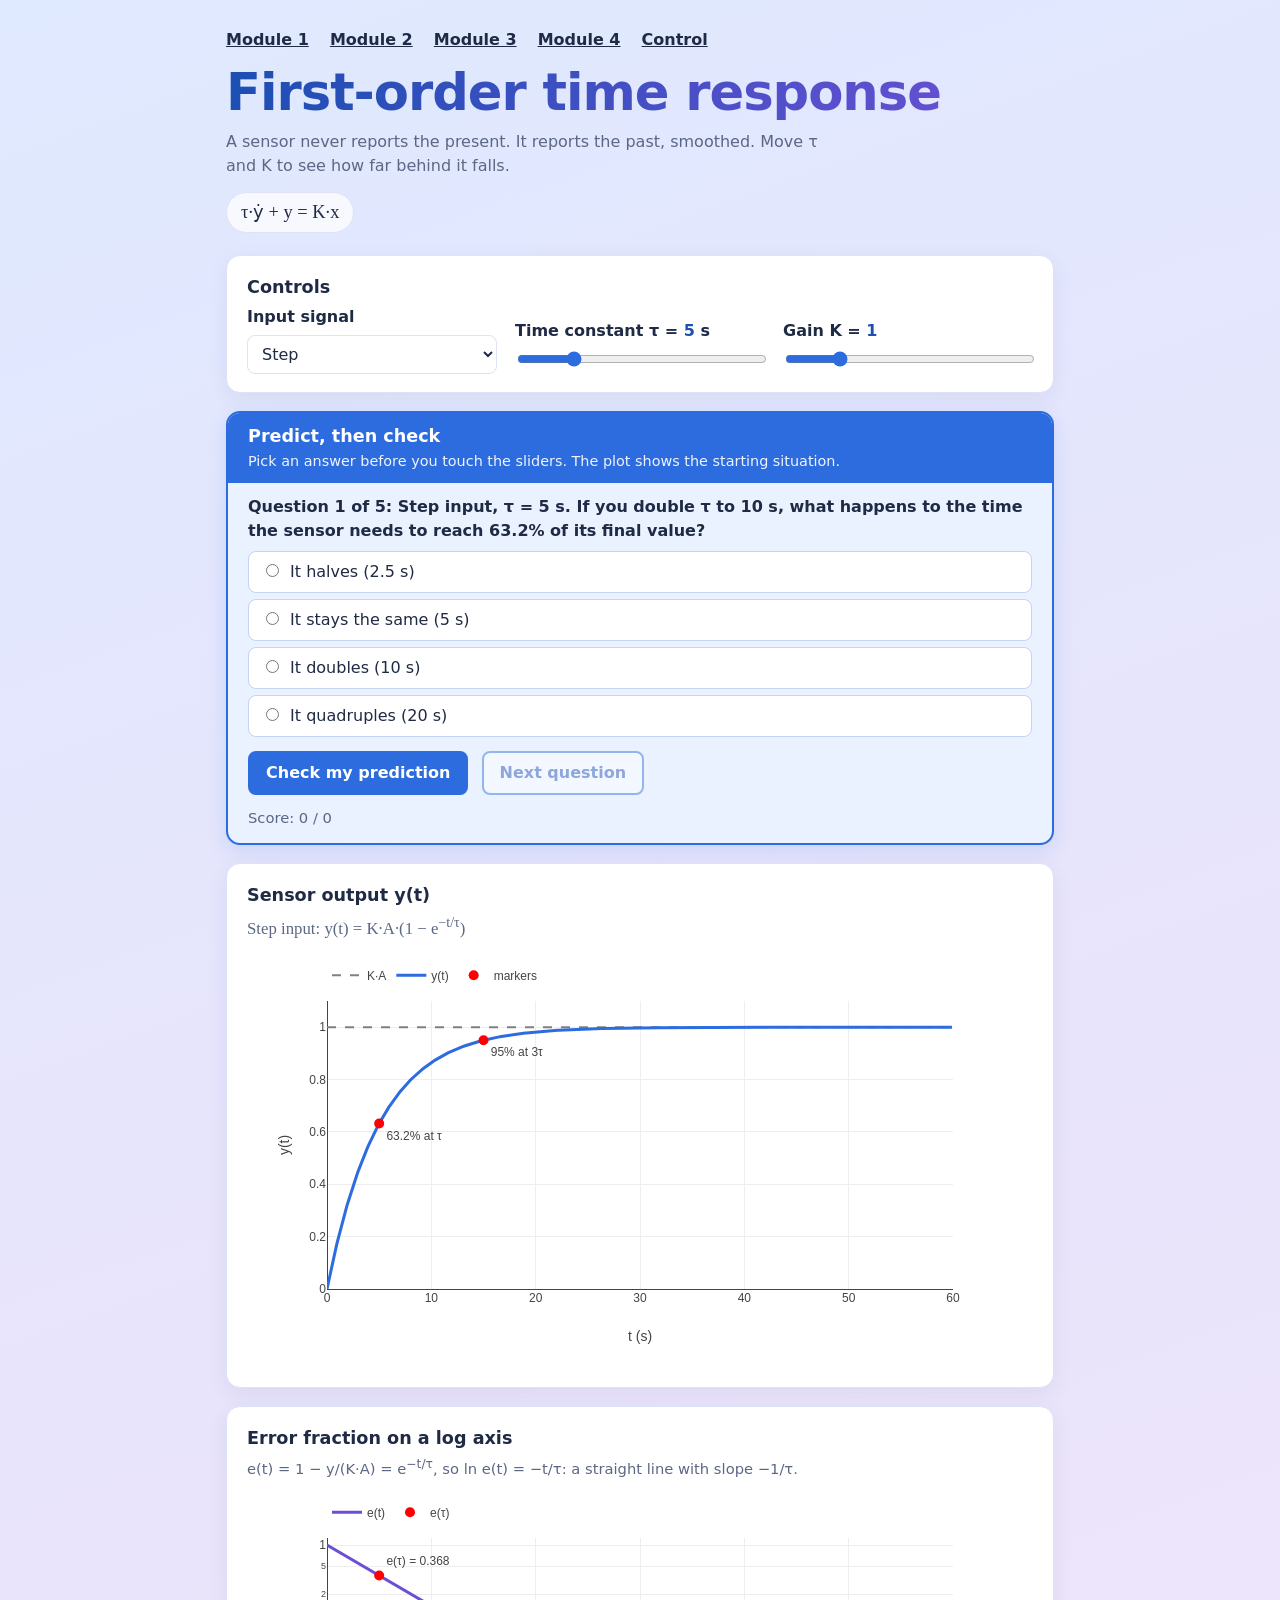
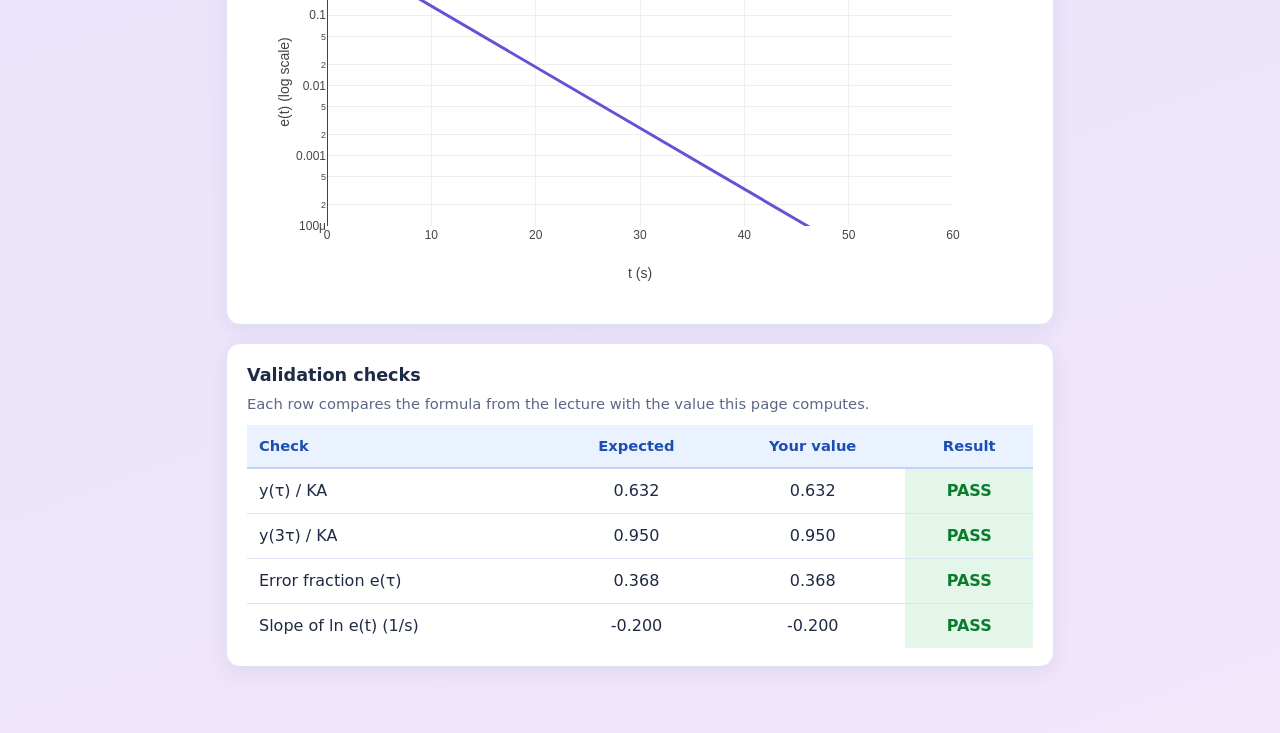
<file: index.html>
<!DOCTYPE html>
<html lang="en">
<head>
  <meta charset="UTF-8">
  <meta name="viewport" content="width=device-width, initial-scale=1">
  <title>Module 1 - First-order time response</title>
  <script src="https://cdn.plot.ly/plotly-2.35.2.min.js"></script>
  <style>
    :root {
      --ink: #1f2a44;
      --muted: #5b6785;
      --blue: #2d6cdf;
      --blue-deep: #1d4fb3;
      --violet: #6d4fd6;
      --card: #ffffff;
      --line: #dde3f4;
      --tint: #eaf1ff;
      --good: #0a7d2c;
      --good-bg: #e4f5ea;
      --bad: #b3261e;
      --bad-bg: #fbe7e5;
    }
    * { box-sizing: border-box; }
    html { background: #e9e4fb; }
    body {
      margin: 0;
      font-family: "Segoe UI", system-ui, -apple-system, Roboto, Arial, sans-serif;
      color: var(--ink);
      line-height: 1.5;
      background: linear-gradient(160deg, #dfe9ff 0%, #e9e4fb 55%, #f1e6fa 100%);
      min-height: 100vh;
    }
    .nav { margin-bottom: 14px; }
    .nav a { color: inherit; font-weight: 600; margin-right: 16px; }
    .page { max-width: 860px; margin: 0 auto; padding: 28px 16px 48px; }

    /* ---------- title ---------- */
    .hero { margin: 8px 0 22px; }
    .hero h1 {
      margin: 0 0 10px;
      font-size: clamp(2rem, 6.5vw, 3.2rem);
      line-height: 1.05;
      letter-spacing: -0.02em;
      font-weight: 800;
      background: linear-gradient(90deg, var(--blue-deep), var(--violet));
      -webkit-background-clip: text;
      background-clip: text;
      color: transparent;
    }
    .hero p { margin: 0; color: var(--muted); max-width: 60ch; }
    .model {
      display: inline-block;
      margin-top: 14px;
      padding: 6px 14px;
      border-radius: 999px;
      background: rgba(255, 255, 255, 0.75);
      border: 1px solid var(--line);
      font-family: "Cambria Math", "STIX Two Math", Georgia, serif;
      font-size: 1.15rem;
    }

    /* ---------- cards ---------- */
    .card {
      background: var(--card);
      border: 1px solid var(--line);
      border-radius: 14px;
      padding: 18px 20px;
      margin: 0 0 18px;
      box-shadow: 0 6px 20px rgba(60, 70, 140, 0.08);
    }
    .card h2 { margin: 0 0 4px; font-size: 1.1rem; }
    .card .hint { margin: 0 0 10px; color: var(--muted); font-size: 0.92rem; }
    #eq { margin: 0 0 8px; color: var(--muted); font-family: "Cambria Math", "STIX Two Math", Georgia, serif; font-size: 1.05rem; }

    /* ---------- controls ---------- */
    .controls { display: grid; grid-template-columns: 1fr 1fr 1fr; gap: 18px; align-items: end; }
    .control label { display: block; font-weight: 600; margin-bottom: 6px; }
    .control label span { color: var(--blue-deep); font-variant-numeric: tabular-nums; }
    input[type=range] { width: 100%; accent-color: var(--blue); }
    select {
      width: 100%; font: inherit; padding: 8px 10px;
      border: 1px solid var(--line); border-radius: 8px; background: #fff; color: var(--ink);
    }
    :focus-visible { outline: 3px solid #9db8f2; outline-offset: 2px; }

    /* ---------- predict, then check ---------- */
    #predictBox {
      background: var(--tint);
      border: 2px solid var(--blue);
      border-radius: 14px;
      padding: 0 0 14px;
      margin: 0 0 18px;
      overflow: hidden;
      box-shadow: 0 6px 20px rgba(45, 108, 223, 0.15);
    }
    #predictBox .bar {
      background: var(--blue);
      color: #fff;
      padding: 10px 20px;
      margin-bottom: 12px;
    }
    #predictBox .bar h2 { margin: 0; font-size: 1.1rem; }
    #predictBox .bar p { margin: 2px 0 0; font-size: 0.9rem; opacity: 0.92; }
    #predictBox .body { padding: 0 20px; }
    #pQuestion { margin: 0 0 8px; font-weight: 600; }
    label.opt {
      display: block; margin: 6px 0; padding: 8px 12px;
      background: #fff; border: 1px solid #c4d4f6; border-radius: 8px; cursor: pointer;
    }
    label.opt:hover { border-color: var(--blue); }
    label.opt:has(input:checked) { border-color: var(--blue); background: #dbe7ff; }
    label.opt input { margin-right: 6px; accent-color: var(--blue); }
    button {
      font: inherit; font-weight: 600; padding: 8px 16px; margin: 8px 8px 4px 0;
      border-radius: 8px; border: 2px solid var(--blue); cursor: pointer;
    }
    #pCheck { background: var(--blue); color: #fff; }
    #pCheck:hover:not(:disabled) { background: var(--blue-deep); border-color: var(--blue-deep); }
    #pNext { background: #fff; color: var(--blue-deep); }
    button:disabled { opacity: 0.45; cursor: not-allowed; }
    #pFeedback { font-weight: 600; margin: 8px 0 4px; }
    #pScore { margin: 0; color: var(--muted); font-size: 0.92rem; }

    /* ---------- plots (fixed height so Plotly never collapses or overlaps) ---------- */
    #plot, #plotLog { width: 100%; height: 420px; }
    #logSection h2 + p { margin: 0 0 6px; color: var(--muted); font-size: 0.92rem; }

    /* ---------- validation table ---------- */
    .table-wrap { overflow-x: auto; }
    table { border-collapse: separate; border-spacing: 0; width: 100%; font-variant-numeric: tabular-nums; }
    th {
      background: var(--tint); color: var(--blue-deep); text-align: center; font-size: 0.92rem;
      padding: 10px 12px; border-bottom: 2px solid #c4d4f6; white-space: nowrap;
    }
    th:first-child, td:first-child { text-align: left; }
    td { text-align: center; padding: 10px 12px; border-bottom: 1px solid var(--line); }
    tbody tr:last-child td { border-bottom: none; }
    td.pass { color: var(--good); background: var(--good-bg); font-weight: 700; }
    td.fail { color: var(--bad); background: var(--bad-bg); font-weight: 700; }

    /* ---------- phone ---------- */
    @media (max-width: 640px) {
      .page { padding: 18px 12px 36px; }
      .card { padding: 14px 14px; }
      .controls { grid-template-columns: 1fr; gap: 14px; }
      #plot, #plotLog { height: 340px; }
      #predictBox .bar, #predictBox .body { padding-left: 14px; padding-right: 14px; }
      th, td { padding: 8px 8px; }
    }
  </style>
<script src="sensor-response.js"></script>
</head>
<body>
  <div class="page">

    <nav class="nav" aria-label="Toolkit modules">
      <a href="index.html" aria-current="page">Module 1</a>
      <a href="module2.html">Module 2</a>
      <a href="module3.html">Module 3</a>
      <a href="module4.html">Module 4</a>
      <a href="control.html">Control</a>
    </nav>

    <header class="hero">
      <h1>First-order time response</h1>
      <p>A sensor never reports the present. It reports the past, smoothed. Move τ and K to see how far behind it falls.</p>
      <div class="model">τ·ẏ + y = K·x</div>
    </header>

    <section class="card">
      <h2>Controls</h2>
      <div class="controls">
        <div class="control">
          <label for="inputType">Input signal</label>
          <select id="inputType">
            <option value="step">Step</option>
            <option value="ramp">Ramp</option>
          </select>
        </div>
        <div class="control">
          <label for="tau">Time constant τ = <span id="tauVal">10</span> s</label>
          <input type="range" id="tau" min="1" max="20" step="0.5" value="10">
        </div>
        <div class="control">
          <label for="gain">Gain K = <span id="gainVal">1</span></label>
          <input type="range" id="gain" min="0.5" max="3" step="0.1" value="1">
        </div>
      </div>
    </section>

    <section id="predictBox">
      <div class="bar">
        <h2>Predict, then check</h2>
        <p>Pick an answer before you touch the sliders. The plot shows the starting situation.</p>
      </div>
      <div class="body">
        <p id="pQuestion"></p>
        <div id="pOptions"></div>
        <button id="pCheck">Check my prediction</button>
        <button id="pNext">Next question</button>
        <p id="pFeedback"></p>
        <p id="pScore">Score: 0 / 0</p>
      </div>
    </section>

    <section class="card">
      <h2>Sensor output y(t)</h2>
      <p id="eq"></p>
      <div id="plot"></div>
    </section>

    <section class="card" id="logSection">
      <h2>Error fraction on a log axis</h2>
      <p>e(t) = 1 − y/(K·A) = e<sup>−t/τ</sup>, so ln e(t) = −t/τ: a straight line with slope −1/τ.</p>
      <div id="plotLog"></div>
    </section>

    <section class="card">
      <h2>Validation checks</h2>
      <p class="hint">Each row compares the formula from the lecture with the value this page computes.</p>
      <div class="table-wrap">
        <table>
          <thead>
            <tr><th>Check</th><th>Expected</th><th>Your value</th><th>Result</th></tr>
          </thead>
          <tbody id="checkBody"></tbody>
        </table>
      </div>
    </section>

  </div>

  <script>
    let K = 1;
    const A_STEP = 1;     // step size
    const A_RAMP = 0.1;   // ramp slope (units per second)
    const TMAX = 60;

    // Closed-form responses
    function stepResp(t, tau, A) {
      return firstOrderStep(t, tau, K, A);
    }
    function rampResp(t, tau, A) {
      return K * A * (t - tau + tau * Math.exp(-t / tau));
    }

    function draw() {
      const mode = document.getElementById('inputType').value;
      const tau = parseFloat(document.getElementById('tau').value);
      document.getElementById('tauVal').textContent = tau;

      K = parseFloat(document.getElementById('gain').value);
      document.getElementById('gainVal').textContent = K;

      if (mode === 'step') {
        document.getElementById('eq').innerHTML =
          'Step input: y(t) = K·A·(1 − e<sup>−t/τ</sup>)';
        drawStep(tau);
        document.getElementById('logSection').style.display = 'block';
        drawLog(tau);
      } else {
        document.getElementById('eq').innerHTML =
          'Ramp input x(t) = A·t: y(t) = K·A·(t − τ + τ·e<sup>−t/τ</sup>)';
        drawRamp(tau);
        document.getElementById('logSection').style.display = 'none';
      }
      updateChecks(mode, tau);
    }

    function drawStep(tau) {
      const A = A_STEP;
      const t = [];
      const out = [];
      for (let x = 0; x <= TMAX; x += 0.1) {
        t.push(x);
        out.push(stepResp(x, tau, A));
      }

      const curve = { x: t, y: out, mode: 'lines', name: 'y(t)', line: { width: 3, color: '#2d6cdf' } };

      const markers = {
        x: [tau, 3 * tau],
        y: [stepResp(tau, tau, A), stepResp(3 * tau, tau, A)],
        mode: 'markers+text',
        name: 'markers',
        text: ['63.2% at τ', '95% at 3τ'],
        textposition: 'bottom right',
        marker: { size: 10, color: 'red' }
      };

      const final = {
        x: [0, TMAX], y: [K * A, K * A],
        mode: 'lines', name: 'K·A',
        line: { dash: 'dash', color: 'gray' }
      };

      const layout = {
        xaxis: { title: 't (s)', range: [0, TMAX] },
        yaxis: { title: 'y(t)', range: [0, 1.1 * K * A] },
        margin: { t: 40 },
        legend: { orientation: 'h', y: 1.14 }
      };

      Plotly.react('plot', [final, curve, markers], layout, { responsive: true, displayModeBar: false });
    }

    function drawRamp(tau) {
      const A = A_RAMP;
      const t = [];
      const out = [];
      for (let x = 0; x <= TMAX; x += 0.1) {
        t.push(x);
        out.push(rampResp(x, tau, A));
      }

      const curve = { x: t, y: out, mode: 'lines', name: 'y(t) (sensor)', line: { width: 3, color: '#2d6cdf' } };

      // Ideal output: the sensor with no delay would follow K*A*t
      const ideal = {
        x: [0, TMAX], y: [0, K * A * TMAX],
        mode: 'lines', name: 'ideal K·x(t)',
        line: { dash: 'dash', color: 'gray' }
      };

      // Measure the lag and the error at the end of the plot (t = TMAX)
      const t0 = TMAX;
      const yv = rampResp(t0, tau, A);            // sensor reading at t0
      const yi = K * A * t0;                      // ideal reading at t0
      const tIdeal = yv / (K * A);                // when the ideal line had this value
      const lagVal = t0 - tIdeal;                 // horizontal gap (seconds)
      const errVal = yi - yv;                     // vertical gap (output units)

      const lagLine = {
        x: [tIdeal, (tIdeal + t0) / 2, t0], y: [yv, yv, yv],
        mode: 'lines', name: 'lag = ' + lagVal.toFixed(1) + ' s',
        line: { color: 'green', width: 3 }
      };

      const errLine = {
        x: [t0, t0, t0], y: [yv, (yv + yi) / 2, yi],
        mode: 'lines', name: 'steady-state error = ' + errVal.toFixed(2),
        line: { color: 'red', width: 3 }
      };

      const layout = {
        xaxis: { title: 't (s)', range: [0, TMAX] },
        yaxis: { title: 'y(t)', range: [0, 1.1 * K * A * TMAX] },
        margin: { t: 40 },
        legend: { orientation: 'h', y: 1.14 }
      };

      Plotly.react('plot', [ideal, curve, lagLine, errLine], layout, { responsive: true, displayModeBar: false });
    }

    function drawLog(tau) {
      const A = A_STEP;
      const t = [];
      const e = [];
      for (let x = 0; x <= TMAX; x += 0.1) {
        const ef = 1 - stepResp(x, tau, A) / (K * A);   // error fraction
        if (ef > 1e-6) { t.push(x); e.push(ef); }       // skip values too tiny for a log axis
      }

      const line = { x: t, y: e, mode: 'lines', name: 'e(t)', line: { width: 3, color: '#6d4fd6' } };

      const mark = {
        x: [tau], y: [1 - stepResp(tau, tau, A) / (K * A)],
        mode: 'markers+text', name: 'e(τ)',
        text: ['e(τ) = 0.368'], textposition: 'top right',
        marker: { size: 10, color: 'red' }
      };

      const layout = {
        xaxis: { title: 't (s)', range: [0, TMAX] },
        yaxis: { title: 'e(t) (log scale)', type: 'log', range: [-4, 0.1] },
        margin: { t: 40 },
        legend: { orientation: 'h', y: 1.14 }
      };

      Plotly.react('plotLog', [line, mark], layout, { responsive: true, displayModeBar: false });
    }

    function updateChecks(mode, tau) {
      let tests;
      if (mode === 'step') {
        const A = A_STEP;
        tests = [
          { name: 'y(τ) / KA', expected: 0.632, value: stepResp(tau, tau, A) / (K * A), tol: 0.001 },
          { name: 'y(3τ) / KA', expected: 0.950, value: stepResp(3 * tau, tau, A) / (K * A), tol: 0.001 },
          { name: 'Error fraction e(τ)', expected: 0.368, value: 1 - stepResp(tau, tau, A) / (K * A), tol: 0.001 },
          { name: 'Slope of ln e(t) (1/s)', expected: -1 / tau,
            value: (Math.log(1 - stepResp(3 * tau, tau, A) / (K * A)) -
                    Math.log(1 - stepResp(tau, tau, A) / (K * A))) / (2 * tau),
            tol: 0.001 }
        ];
      } else {
        // "Steady state" = after the transient has died. We evaluate at t = 10τ.
        const A = A_RAMP;
        const tc = 10 * tau;
        const yv = rampResp(tc, tau, A);
        tests = [
          { name: 'Ramp lag time (s)', expected: tau, value: tc - yv / (K * A), tol: 0.01 },
          { name: 'Steady-state error (K·A·τ)', expected: K * A * tau, value: K * A * tc - yv, tol: 0.01 }
        ];
      }
      let html = '';
      for (const c of tests) {
        const ok = Math.abs(c.value - c.expected) < c.tol;
        html += '<tr><td>' + c.name + '</td><td>' + c.expected.toFixed(3) +
                '</td><td>' + c.value.toFixed(3) + '</td><td class="' +
                (ok ? 'pass">PASS' : 'fail">FAIL') + '</td></tr>';
      }
      document.getElementById('checkBody').innerHTML = html;
    }

    document.getElementById('inputType').addEventListener('change', draw);
    document.getElementById('tau').addEventListener('input', draw);
    document.getElementById('gain').addEventListener('input', draw);

    // ---------- Predict, then check ----------
    // Each question: starting settings (before), settings applied on reveal (after),
    // the options, the index of the correct option, and an explanation.
    const QUESTIONS = [
      {
        mode: 'step', before: { tau: 5, K: 1 }, after: { tau: 10, K: 1 },
        q: 'Step input, τ = 5 s. If you double τ to 10 s, what happens to the time the sensor needs to reach 63.2% of its final value?',
        options: ['It halves (2.5 s)', 'It stays the same (5 s)', 'It doubles (10 s)', 'It quadruples (20 s)'],
        correct: 2,
        why: 'The 63.2% point is exactly at t = τ, so the time equals τ: 5 s becomes 10 s.'
      },
      {
        mode: 'step', before: { tau: 10, K: 1 }, after: { tau: 10, K: 2 },
        q: 'Step input, τ = 10 s, K = 1. If you double K to 2, what happens to the curve?',
        options: [
          'It rises twice as fast',
          'The final value doubles, but the speed (τ) stays the same',
          'Both the final value and the speed double',
          'Nothing changes'
        ],
        correct: 1,
        why: 'K sets the final value K·A. τ sets the speed. The 63.2% point is still at t = 10 s, but now it is 63.2% of a bigger final value.'
      },
      {
        mode: 'step', before: { tau: 10, K: 1 }, after: { tau: 10, K: 1 },
        q: 'Step input, τ = 10 s. You read the sensor at t = 30 s. How much of the final value has it reached?',
        options: ['63.2%', '86.5%', '95%', '100%'],
        correct: 2,
        why: '30 s = 3τ, and 1 − e^(−3) = 0.95. Read it earlier than that and the reading is still wrong.'
      },
      {
        mode: 'ramp', before: { tau: 5, K: 1 }, after: { tau: 10, K: 1 },
        q: 'Ramp input, τ = 5 s. If you double τ to 10 s, what happens to the lag (the time delay behind the input)?',
        options: ['It halves', 'It stays the same', 'It doubles', 'It quadruples'],
        correct: 2,
        why: 'For a ramp, the sensor lags the input by exactly τ seconds, so doubling τ doubles the lag.'
      },
      {
        mode: 'ramp', before: { tau: 10, K: 1 }, after: { tau: 10, K: 2 },
        q: 'Ramp input, τ = 10 s. If you double K, what happens to the lag and to the steady-state error?',
        options: [
          'Lag doubles, error doubles',
          'Lag stays τ, error doubles',
          'Lag stays τ, error stays the same',
          'Lag doubles, error stays the same'
        ],
        correct: 1,
        why: 'The lag is τ and does not depend on K. The error is K·A·τ, so it doubles with K.'
      }
    ];

    let qIndex = 0;
    let answered = false;
    let asked = 0;
    let score = 0;

    // Put the page into a given state (mode + sliders) and redraw
    function setControls(settings, mode) {
      document.getElementById('inputType').value = mode;
      document.getElementById('tau').value = settings.tau;
      document.getElementById('gain').value = settings.K;
      draw();
    }

    function showQuestion() {
      const Q = QUESTIONS[qIndex];
      answered = false;
      setControls(Q.before, Q.mode);

      document.getElementById('pQuestion').textContent =
        'Question ' + (qIndex + 1) + ' of ' + QUESTIONS.length + ': ' + Q.q;

      const box = document.getElementById('pOptions');
      box.innerHTML = '';
      Q.options.forEach(function (text, i) {
        const label = document.createElement('label');
        label.className = 'opt';
        const radio = document.createElement('input');
        radio.type = 'radio';
        radio.name = 'pOpt';
        radio.value = i;
        label.appendChild(radio);
        label.appendChild(document.createTextNode(' ' + text));
        box.appendChild(label);
      });

      document.getElementById('pFeedback').textContent = '';
      document.getElementById('pCheck').disabled = false;
      document.getElementById('pNext').disabled = true;
    }

    function checkPrediction() {
      if (answered) return;
      const Q = QUESTIONS[qIndex];
      const chosen = document.querySelector('input[name="pOpt"]:checked');
      const fb = document.getElementById('pFeedback');
      if (!chosen) {
        fb.textContent = 'Pick an answer first.';
        return;
      }
      answered = true;
      asked++;
      const ok = parseInt(chosen.value, 10) === Q.correct;
      if (ok) score++;

      setControls(Q.after, Q.mode);   // move the sliders so the user sees the result

      fb.textContent = (ok ? 'Correct. ' : 'Not quite. The answer is: ' + Q.options[Q.correct] + '. ') + Q.why;
      document.getElementById('pScore').textContent = 'Score: ' + score + ' / ' + asked;
      document.getElementById('pCheck').disabled = true;
      document.getElementById('pNext').disabled = false;
    }

    function nextQuestion() {
      qIndex = (qIndex + 1) % QUESTIONS.length;
      showQuestion();
    }

    document.getElementById('pCheck').addEventListener('click', checkPrediction);
    document.getElementById('pNext').addEventListener('click', nextQuestion);

    showQuestion();   // also draws the plot for the first time
  </script>
</body>
</html>
</file>
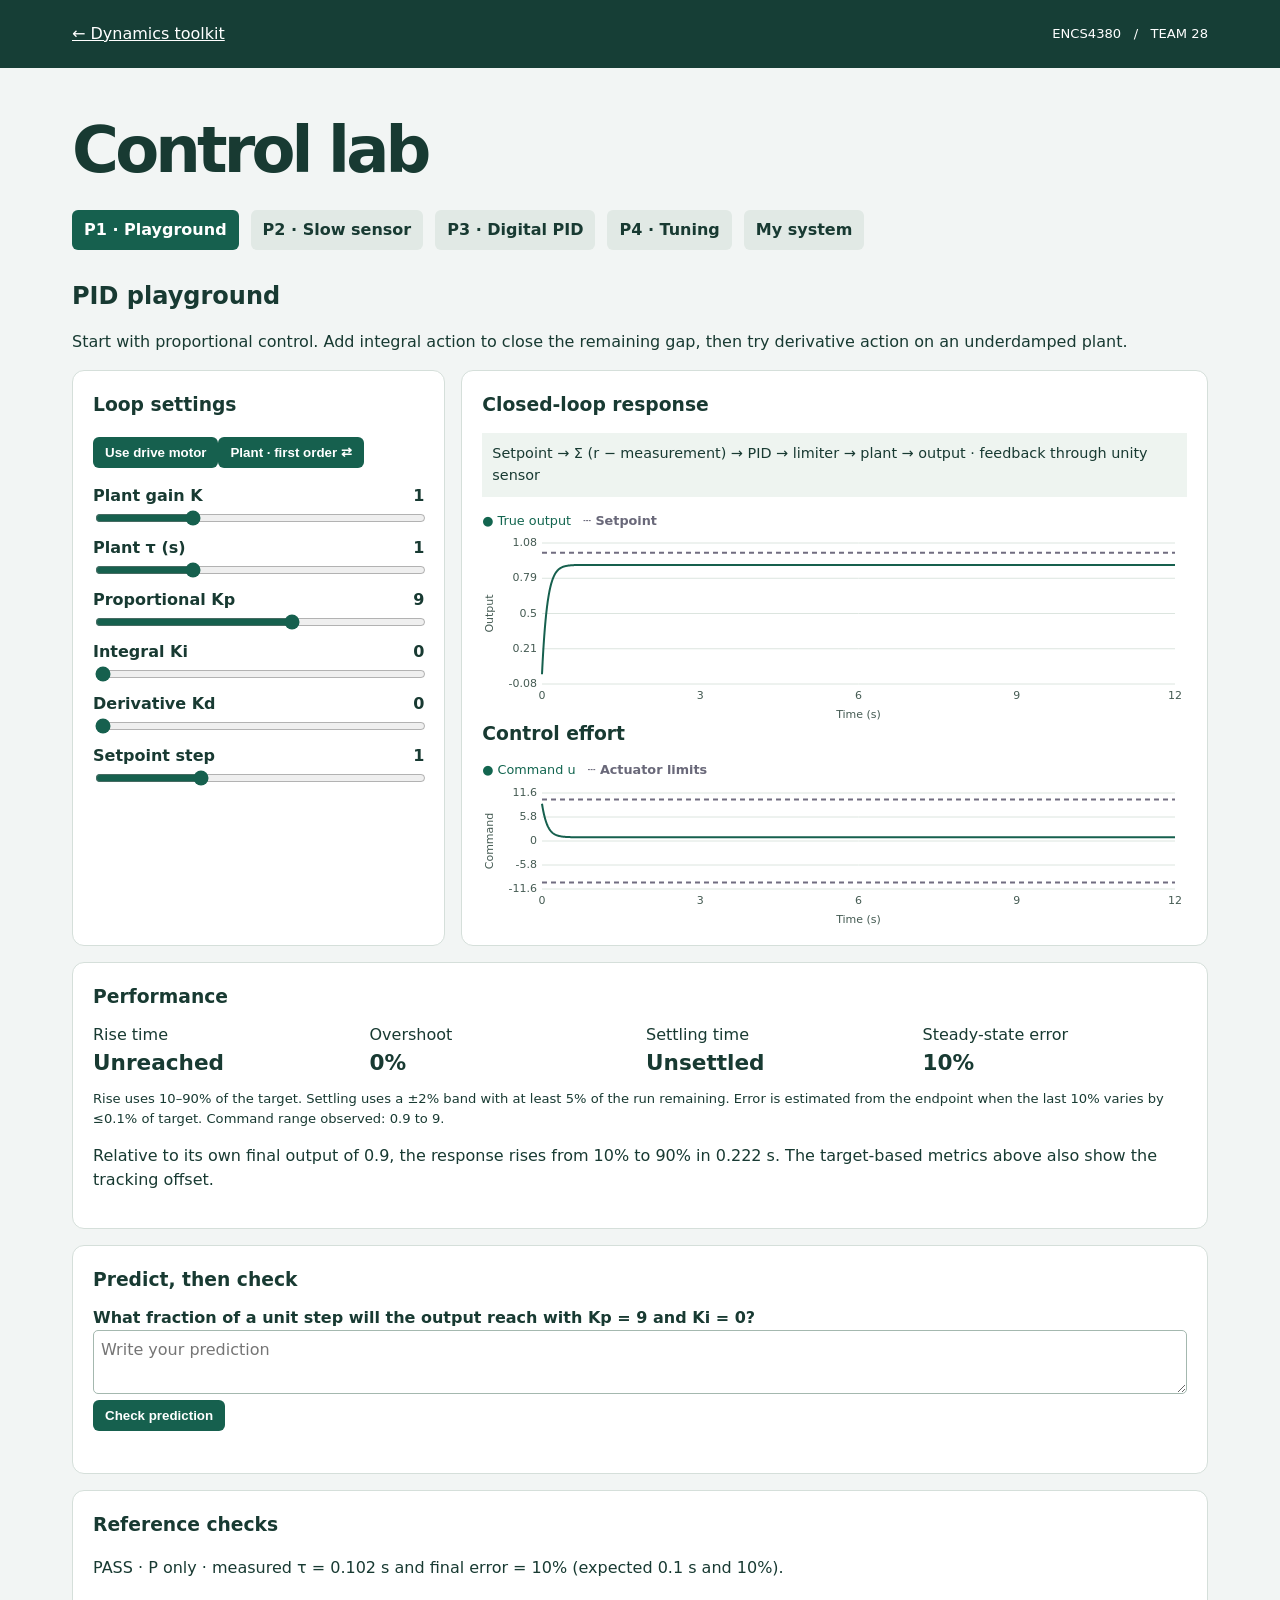
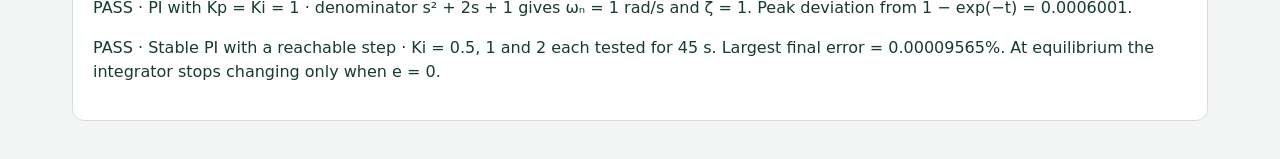
<file: control.html>
<!doctype html>
<html lang="en">
  <meta charset="utf-8" /><meta
    name="viewport"
    content="width=device-width,initial-scale=1"
  /><title>Control lab · Team 28</title>
  <link rel="stylesheet" href="control.css" />
  <header>
    <div>
      <a href="index.html">← Dynamics toolkit</a
      ><span>ENCS4380 &nbsp; / &nbsp; TEAM 28</span>
    </div>
  </header>
  <main>
    <h1>Control lab</h1>
    <nav aria-label="Experiments">
      <a href="#p1">P1 · Playground</a><a href="#p2">P2 · Slow sensor</a
      ><a href="#p3">P3 · Digital PID</a><a href="#p4">P4 · Tuning</a
      ><a href="#motor">My system</a>
    </nav>
    <h2 id="title"></h2>
    <p id="intro"></p>
    <section id="calibration" hidden>
      <h3>Identify the drive motor</h3>
      <p>
        Start at rest. Apply a constant PWM step, average the final encoder
        speed, then find the elapsed time to reach 63.2% of that speed. K =
        final RPM / PWM step and τ = elapsed time.
      </p>
      <form id="fit">
        <label
          >PWM step (%)
          <input name="pwm" type="number" min="1" max="100" required /></label
        ><label
          >Final speed (RPM)
          <input
            name="rpm"
            type="number"
            min="1"
            max="10000"
            step="any"
            required /></label
        ><label
          >63.2% time (s)
          <input
            name="tau"
            type="number"
            min=".02"
            max="10"
            step="any"
            required /></label
        ><label
          >Measurement source
          <input
            name="source"
            required
            placeholder="Encoder log and test date" /></label
        ><button>Apply measurement</button>
      </form>
      <p id="source"></p>
    </section>
    <div class="grid">
      <section>
        <h3>Loop settings</h3>
        <div id="controls"></div>
      </section>
      <section>
        <h3>Closed-loop response</h3>
        <p id="diagram"></p>
        <div class="legend">
          ● True output &nbsp; <b>┄ Setpoint</b>
          <em id="sensorLegend">● Sensor</em>
        </div>
        <canvas
          id="response"
          aria-label="Output and setpoint against time"
        ></canvas>
        <h3>Control effort</h3>
        <div class="legend">● Command u &nbsp; <b>┄ Actuator limits</b></div>
        <canvas
          id="effort"
          aria-label="Control signal and actuator limits against time"
        ></canvas>
      </section>
    </div>
    <section>
      <h3>Performance</h3>
      <div id="metrics"></div>
      <small id="definition"></small>
      <p id="score"></p>
    </section>
    <section>
      <h3>Predict, then check</h3>
      <label id="question" for="prediction"></label
      ><textarea
        id="prediction"
        rows="2"
        placeholder="Write your prediction"
      ></textarea
      ><button id="check">Check prediction</button>
      <p id="feedback" aria-live="polite"></p>
    </section>
    <section id="validation" hidden>
      <h3>Reference checks</h3>
      <div id="checks"></div>
    </section>
    <section id="firmware" hidden>
      <h3>Arduino speed loop</h3>
      <p>
        Example Uno wiring uses encoder A on D2, encoder B on D4, direction on
        D7 and PWM on D9. The encoder scale is configured to 700 rising edges
        of A per output-shaft revolution for the 100:1 12GA-N20 gearmotor.
        With 34 mm wheels this is approximately 6.55 counts/mm.
        Verify the direction polarity. Speed is in RPM and command is in percent.
      </p>
      <button id="copy">Copy code</button>
      <pre id="code"></pre>
    </section>
  </main>
  <script src="sensor-response.js"></script>
  <script src="pid-model.js"></script>
  <script src="pid-ui.js"></script>
</html>
</file>
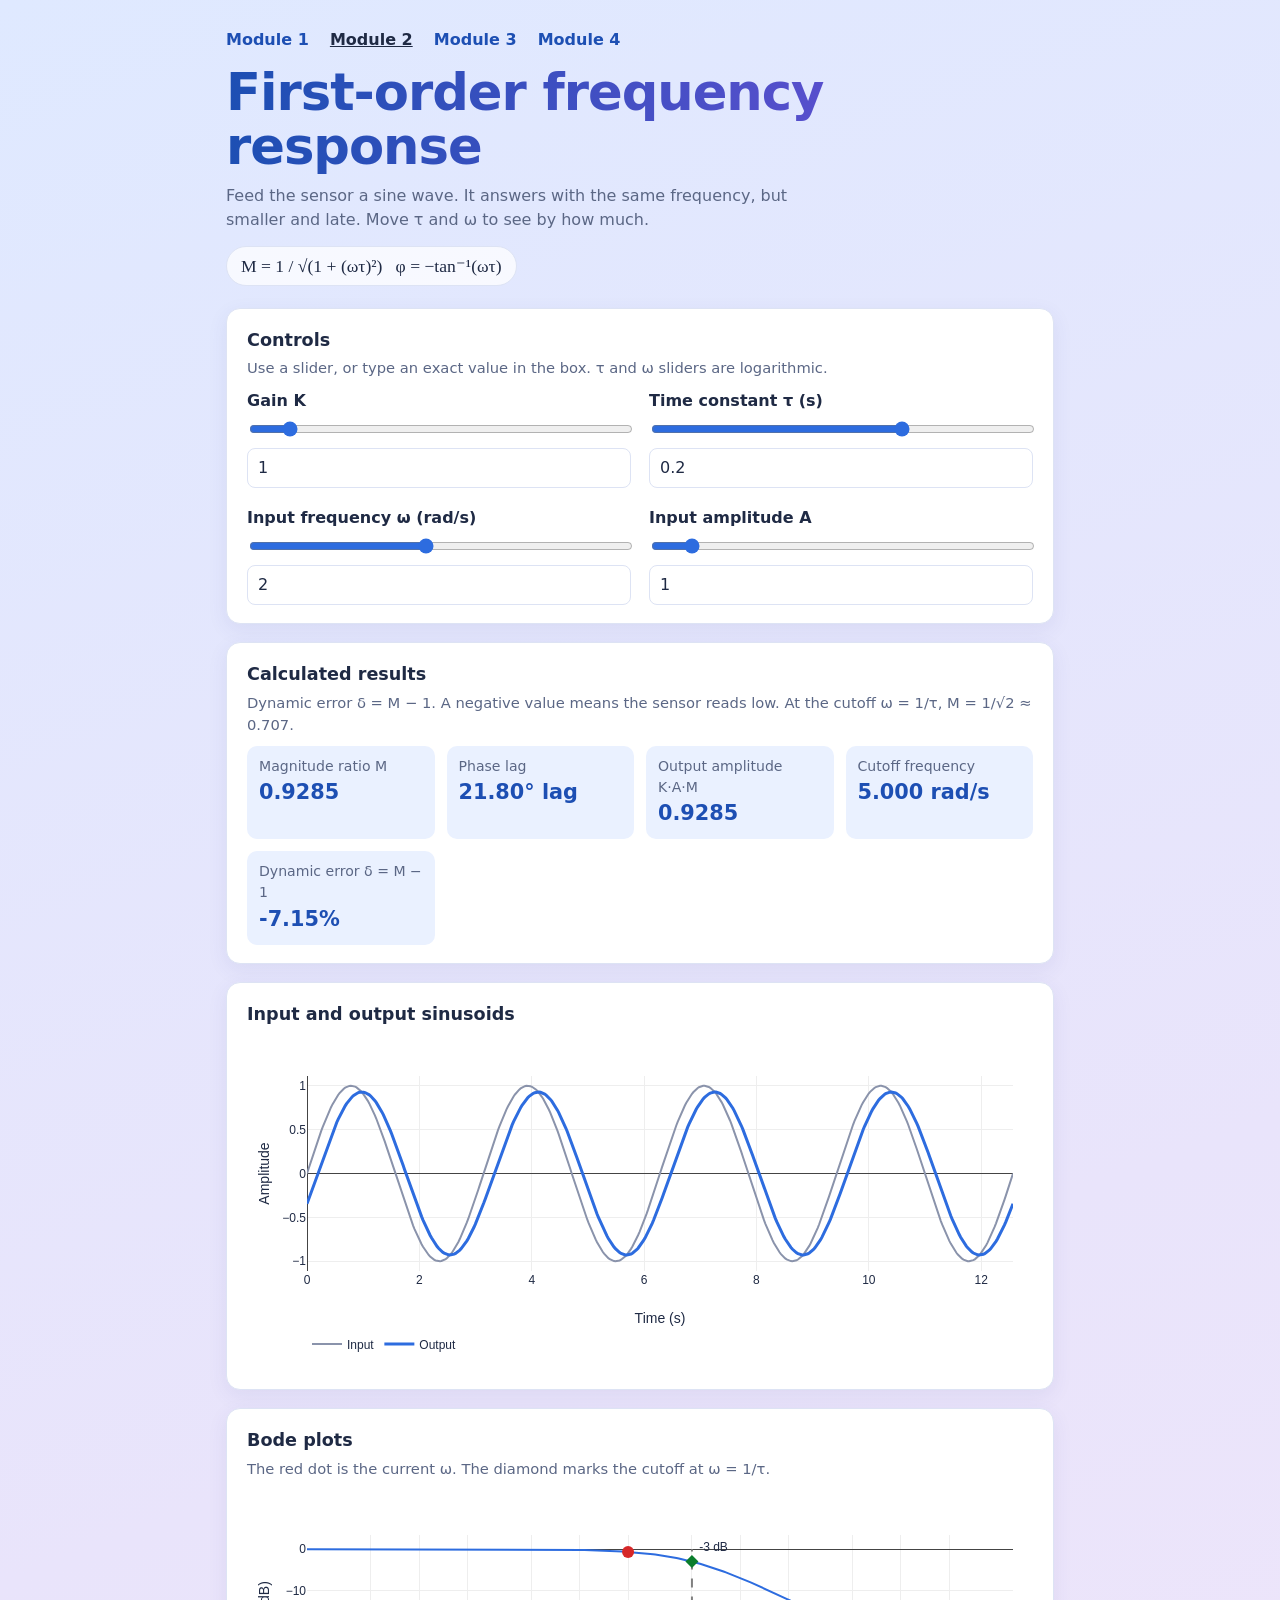
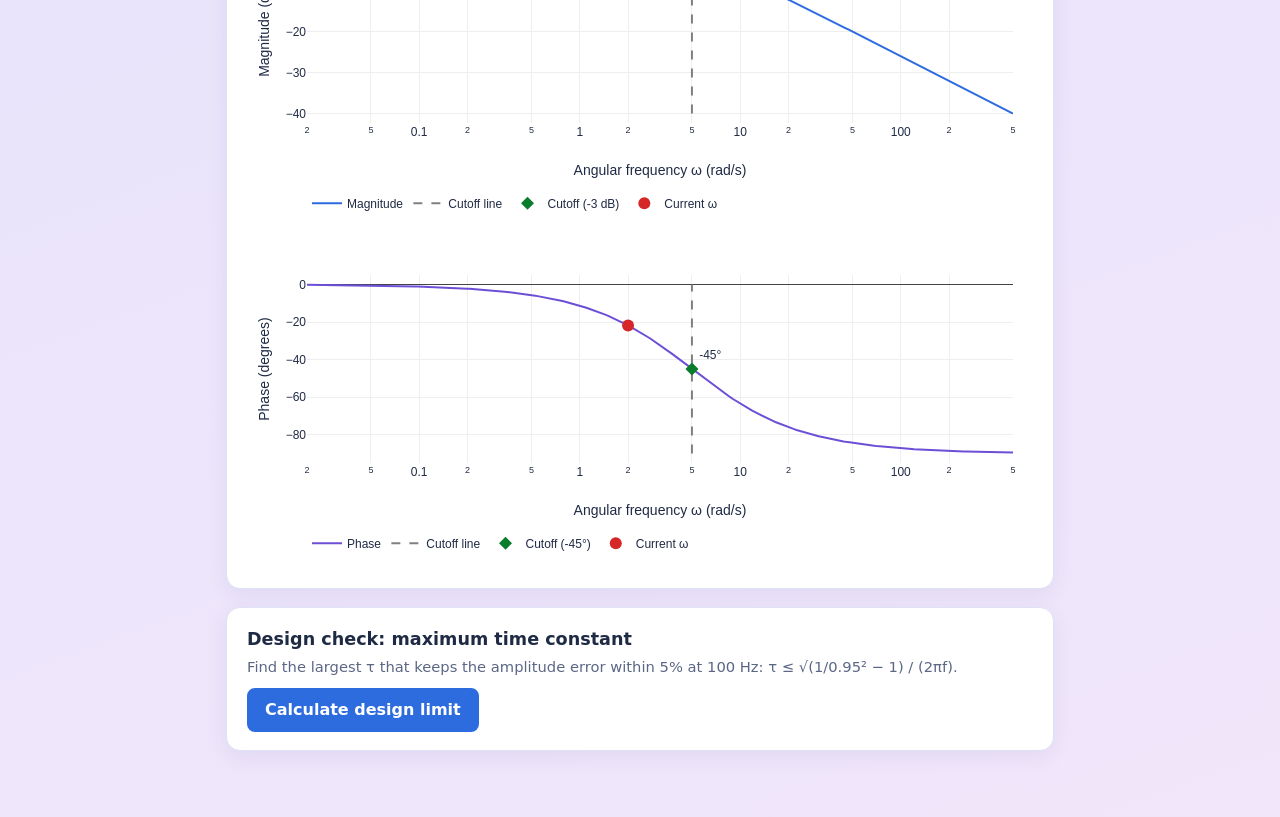
<file: module2.html>
<!DOCTYPE html>
<html lang="en">
<head>
<meta charset="UTF-8">
<meta name="viewport" content="width=device-width, initial-scale=1">
<title>Module 2 - First-order frequency response</title>
<script src="https://cdn.plot.ly/plotly-2.35.2.min.js"></script>
<style>
  :root {
    --ink: #1f2a44; --muted: #5b6785; --blue: #2d6cdf; --blue-deep: #1d4fb3;
    --violet: #6d4fd6; --card: #ffffff; --line: #dde3f4; --tint: #eaf1ff;
  }
  * { box-sizing: border-box; }
  html { background: #e9e4fb; }
  body {
    margin: 0;
    font-family: "Segoe UI", system-ui, -apple-system, Roboto, Arial, sans-serif;
    color: var(--ink); line-height: 1.5; min-height: 100vh;
    background: linear-gradient(160deg, #dfe9ff 0%, #e9e4fb 55%, #f1e6fa 100%);
  }
  .page { max-width: 860px; margin: 0 auto; padding: 28px 16px 48px; }
  .nav a { color: var(--blue-deep); font-weight: 600; text-decoration: none; margin-right: 16px; }
  .nav a:hover { text-decoration: underline; }
  .nav a.current { color: var(--ink); text-decoration: underline; }

  .hero { margin: 14px 0 22px; }
  .hero h1 {
    margin: 0 0 10px; font-size: clamp(2rem, 6.5vw, 3.2rem); line-height: 1.05;
    letter-spacing: -0.02em; font-weight: 800;
    background: linear-gradient(90deg, var(--blue-deep), var(--violet));
    -webkit-background-clip: text; background-clip: text; color: transparent;
  }
  .hero p { margin: 0; color: var(--muted); max-width: 60ch; }
  .model {
    display: inline-block; margin-top: 14px; padding: 6px 14px; border-radius: 999px;
    background: rgba(255,255,255,0.75); border: 1px solid var(--line);
    font-family: "Cambria Math", "STIX Two Math", Georgia, serif; font-size: 1.1rem;
  }

  .card {
    background: var(--card); border: 1px solid var(--line); border-radius: 14px;
    padding: 18px 20px; margin: 0 0 18px; box-shadow: 0 6px 20px rgba(60,70,140,0.08);
  }
  .card h2 { margin: 0 0 4px; font-size: 1.1rem; }
  .hint { margin: 0 0 10px; color: var(--muted); font-size: 0.92rem; }

  .controls { display: grid; grid-template-columns: 1fr 1fr; gap: 18px; }
  .control label { display: block; font-weight: 600; margin-bottom: 6px; }
  .control input[type=range] { width: 100%; accent-color: var(--blue); }
  .control input[type=number] {
    width: 100%; font: inherit; padding: 7px 10px; margin-top: 4px;
    border: 1px solid var(--line); border-radius: 8px; background: #fff; color: var(--ink);
  }
  :focus-visible { outline: 3px solid #9db8f2; outline-offset: 2px; }

  .metrics { display: grid; grid-template-columns: repeat(auto-fit, minmax(150px, 1fr)); gap: 12px; }
  .metric { background: var(--tint); border-radius: 10px; padding: 10px 12px; }
  .metric .name { color: var(--muted); font-size: 0.88rem; }
  .metric .value { color: var(--blue-deep); font-size: 1.3rem; font-weight: 700; overflow-wrap: anywhere; }

  .plot { width: 100%; height: 340px; }
  button {
    font: inherit; font-weight: 600; padding: 8px 16px; border-radius: 8px;
    border: 2px solid var(--blue); background: var(--blue); color: #fff; cursor: pointer;
  }
  button:hover { background: var(--blue-deep); border-color: var(--blue-deep); }
  .result { margin-top: 12px; padding: 10px 12px; border-radius: 8px; background: var(--tint); }
  .result:empty { display: none; }

  @media (max-width: 640px) {
    .page { padding: 18px 12px 36px; }
    .card { padding: 14px; }
    .controls { grid-template-columns: 1fr; gap: 14px; }
    .plot { height: 300px; }
  }
</style>
<script src="sensor-response.js"></script>
</head>
<body>
<div class="page">

  <nav class="nav">
    <a href="index.html">Module 1</a>
    <a href="module2.html" class="current">Module 2</a>
    <a href="module3.html">Module 3</a>
    <a href="module4.html">Module 4</a>
  </nav>

  <header class="hero">
    <h1>First-order frequency response</h1>
    <p>Feed the sensor a sine wave. It answers with the same frequency, but smaller and late. Move τ and ω to see by how much.</p>
    <div class="model">M = 1 / √(1 + (ωτ)²) &nbsp; φ = −tan⁻¹(ωτ)</div>
  </header>

  <section class="card">
    <h2>Controls</h2>
    <p class="hint">Use a slider, or type an exact value in the box. τ and ω sliders are logarithmic.</p>
    <div class="controls">
      <div class="control">
        <label for="m2KSlider">Gain K</label>
        <input id="m2KSlider" type="range" min="0.1" max="10" step="0.1" value="1">
        <input id="m2K" type="number" min="0.1" max="10" step="0.1" value="1">
      </div>
      <div class="control">
        <label for="m2TauSlider">Time constant τ (s)</label>
        <input id="m2TauSlider" type="range" min="0" max="1000" step="1" value="660">
        <input id="m2Tau" type="number" min="0.0001" max="10" step="any" value="0.2">
      </div>
      <div class="control">
        <label for="m2OmegaSlider">Input frequency ω (rad/s)</label>
        <input id="m2OmegaSlider" type="range" min="0" max="1000" step="1" value="460">
        <input id="m2Omega" type="number" min="0.01" max="1000" step="any" value="2">
      </div>
      <div class="control">
        <label for="m2ASlider">Input amplitude A</label>
        <input id="m2ASlider" type="range" min="0.1" max="10" step="0.1" value="1">
        <input id="m2A" type="number" min="0.1" max="10" step="0.1" value="1">
      </div>
    </div>
  </section>

  <section class="card">
    <h2>Calculated results</h2>
    <p class="hint">Dynamic error δ = M − 1. A negative value means the sensor reads low. At the cutoff ω = 1/τ, M = 1/√2 ≈ 0.707.</p>
    <div class="metrics">
      <div class="metric"><div class="name">Magnitude ratio M</div><div class="value" id="m2Magnitude">—</div></div>
      <div class="metric"><div class="name">Phase lag</div><div class="value" id="m2Phase">—</div></div>
      <div class="metric"><div class="name">Output amplitude K·A·M</div><div class="value" id="m2OutputAmp">—</div></div>
      <div class="metric"><div class="name">Cutoff frequency</div><div class="value" id="m2Cutoff">—</div></div>
      <div class="metric"><div class="name">Dynamic error δ = M − 1</div><div class="value" id="m2Error">—</div></div>
    </div>
  </section>

  <section class="card">
    <h2>Input and output sinusoids</h2>
    <div id="m2Signals" class="plot"></div>
  </section>

  <section class="card">
    <h2>Bode plots</h2>
    <p class="hint">The red dot is the current ω. The diamond marks the cutoff at ω = 1/τ.</p>
    <div id="m2BodeMag" class="plot"></div>
    <div id="m2BodePhase" class="plot"></div>
  </section>

  <section class="card">
    <h2>Design check: maximum time constant</h2>
    <p class="hint">Find the largest τ that keeps the amplitude error within 5% at 100 Hz: τ ≤ √(1/0.95² − 1) / (2πf).</p>
    <button id="m2Design">Calculate design limit</button>
    <div id="m2DesignResult" class="result" aria-live="polite"></div>
  </section>

</div>

<script>
"use strict";

/* HELPERS */
function numberValue(id, fallback, min, max) {
  const raw = document.getElementById(id).value;
  const n = Number(raw);
  if (raw.trim() === "" || !Number.isFinite(n)) return fallback;
  return Math.min(max, Math.max(min, n));
}
function fmt(value, digits = 3) {
  return Number.isFinite(value) ? value.toFixed(digits) : "—";
}
function makeTime(end, count) {
  return Array.from({ length: count }, (_, i) => end * i / (count - 1));
}
function showPlot(id, data, layout) {
  Plotly.react(id, data, {
    paper_bgcolor: "white", plot_bgcolor: "white",
    font: { color: "#1f2a44" },
    margin: { t: 45, r: 20, b: 70, l: 60 },
    ...layout
  }, { responsive: true, displayModeBar: false });
}

/* MODULE 2: FREQUENCY RESPONSE */
function updateModule2() {
  const K = numberValue("m2K", 1, 0.1, 10);
  const tau = numberValue("m2Tau", 0.2, 0.0001, 10);
  const omega = numberValue("m2Omega", 2, 0.01, 1000);
  const A = numberValue("m2A", 1, 0.1, 10);

  const { ratio, phase } = firstOrderFrequency(tau, omega);
  const magnitude = K * ratio;
  const cutoff = 1 / tau;
  const outputAmplitude = A * magnitude;
  const error = (ratio - 1) * 100;

  document.getElementById("m2Magnitude").textContent = fmt(ratio, 4);
  document.getElementById("m2Phase").textContent = fmt(-phase * 180 / Math.PI, 2) + "° lag";
  document.getElementById("m2OutputAmp").textContent = fmt(outputAmplitude, 4);
  document.getElementById("m2Cutoff").textContent = fmt(cutoff, 3) + " rad/s";
  document.getElementById("m2Error").textContent = fmt(error, 2) + "%";

  const tEnd = 4 * 2 * Math.PI / omega;   // show 4 periods
  const t = makeTime(tEnd, 500);
  const input = t.map(time => A * Math.sin(omega * time));
  const output = t.map(time => outputAmplitude * Math.sin(omega * time + phase));

  showPlot("m2Signals", [
    { x: t, y: input, mode: "lines", name: "Input", line: { width: 2, color: "#8a93ab" } },
    { x: t, y: output, mode: "lines", name: "Output", line: { width: 3, color: "#2d6cdf" } }
  ], {
    xaxis: { title: "Time (s)" },
    yaxis: { title: "Amplitude" },
    legend: { orientation: "h", y: -0.3 }
  });

  // Bode range: 2 decades below and above the cutoff (and the current w)
  const wLow = Math.min(cutoff, omega) / 100;
  const wHigh = Math.max(cutoff, omega) * 100;
  const frequencies = Array.from({ length: 301 }, (_, i) =>
    wLow * (wHigh / wLow) ** (i / 300)
  );
  const magnitudeDb = frequencies.map(w =>
    20 * Math.log10(1 / Math.sqrt(1 + (w * tau) ** 2))
  );
  const phaseDegrees = frequencies.map(w =>
    -Math.atan(w * tau) * 180 / Math.PI
  );

  // values at the current input frequency (the moving dot)
  const currentDb = 20 * Math.log10(ratio);
  const currentPhaseDeg = phase * 180 / Math.PI;
  const cutoffDb = 20 * Math.log10(1 / Math.SQRT2);   // = -3.01 dB

  showPlot("m2BodeMag", [
    { x: frequencies, y: magnitudeDb, mode: "lines", name: "Magnitude", line: { color: "#2d6cdf" } },
    { x: [cutoff, cutoff], y: [Math.min(...magnitudeDb), 0],
      mode: "lines", name: "Cutoff line", line: { dash: "dash", color: "gray" } },
    { x: [cutoff], y: [cutoffDb], mode: "markers+text", name: "Cutoff (-3 dB)",
      text: ["-3 dB"], textposition: "top right", marker: { size: 10, symbol: "diamond", color: "#0a7d2c" } },
    { x: [omega], y: [currentDb], mode: "markers", name: "Current ω",
      marker: { size: 12, color: "#d62728" } }
  ], {
    xaxis: { title: "Angular frequency ω (rad/s)", type: "log" },
    yaxis: { title: "Magnitude (dB)" },
    legend: { orientation: "h", y: -0.35 }
  });

  showPlot("m2BodePhase", [
    { x: frequencies, y: phaseDegrees, mode: "lines", name: "Phase", line: { color: "#6d4fd6" } },
    { x: [cutoff, cutoff], y: [-90, 0],
      mode: "lines", name: "Cutoff line", line: { dash: "dash", color: "gray" } },
    { x: [cutoff], y: [-45], mode: "markers+text", name: "Cutoff (-45°)",
      text: ["-45°"], textposition: "top right", marker: { size: 10, symbol: "diamond", color: "#0a7d2c" } },
    { x: [omega], y: [currentPhaseDeg], mode: "markers", name: "Current ω",
      marker: { size: 12, color: "#d62728" } }
  ], {
    xaxis: { title: "Angular frequency ω (rad/s)", type: "log" },
    yaxis: { title: "Phase (degrees)", range: [-95, 5] },
    legend: { orientation: "h", y: -0.35 }
  });
}

/* DESIGN CHECK (100 Hz, 5% error) */
document.getElementById("m2Design").addEventListener("click", () => {
  const f = 100;
  const allowedRatio = 0.95;
  const tauMax = Math.sqrt(1 / allowedRatio ** 2 - 1) / (2 * Math.PI * f);
  const phaseAt50 = -Math.atan(2 * Math.PI * 50 * tauMax) * 180 / Math.PI;
  document.getElementById("m2DesignResult").innerHTML =
    "Maximum τ: <strong>" + fmt(tauMax * 1000, 3) +
    " ms</strong><br>Phase lag at 50 Hz: <strong>" + fmt(-phaseAt50, 2) + "°</strong>";
});

/* SLIDERS LINKED TO NUMBER BOXES */
function linkSlider(sliderId, boxId, lo, hi, isLog) {
  const slider = document.getElementById(sliderId);
  const box = document.getElementById(boxId);

  // move the slider to match the number in the box
  function boxToSlider() {
    const v = Math.min(hi, Math.max(lo, Number(box.value) || lo));
    slider.value = isLog
      ? (Math.log10(v) - Math.log10(lo)) / (Math.log10(hi) - Math.log10(lo)) * 1000
      : v;
  }

  // slider moved -> update the box, then redraw
  slider.addEventListener("input", () => {
    if (isLog) {
      const frac = slider.value / 1000;
      const v = 10 ** (Math.log10(lo) + frac * (Math.log10(hi) - Math.log10(lo)));
      box.value = Number(v.toPrecision(3));
    } else {
      box.value = slider.value;
    }
    updateModule2();
  });

  // number typed -> move the slider, then redraw
  box.addEventListener("input", () => {
    boxToSlider();
    updateModule2();
  });

  boxToSlider();
}

linkSlider("m2KSlider", "m2K", 0.1, 10, false);
linkSlider("m2TauSlider", "m2Tau", 0.0001, 10, true);
linkSlider("m2OmegaSlider", "m2Omega", 0.01, 1000, true);
linkSlider("m2ASlider", "m2A", 0.1, 10, false);

updateModule2();   // first draw
</script>
</body>
</html>
</file>
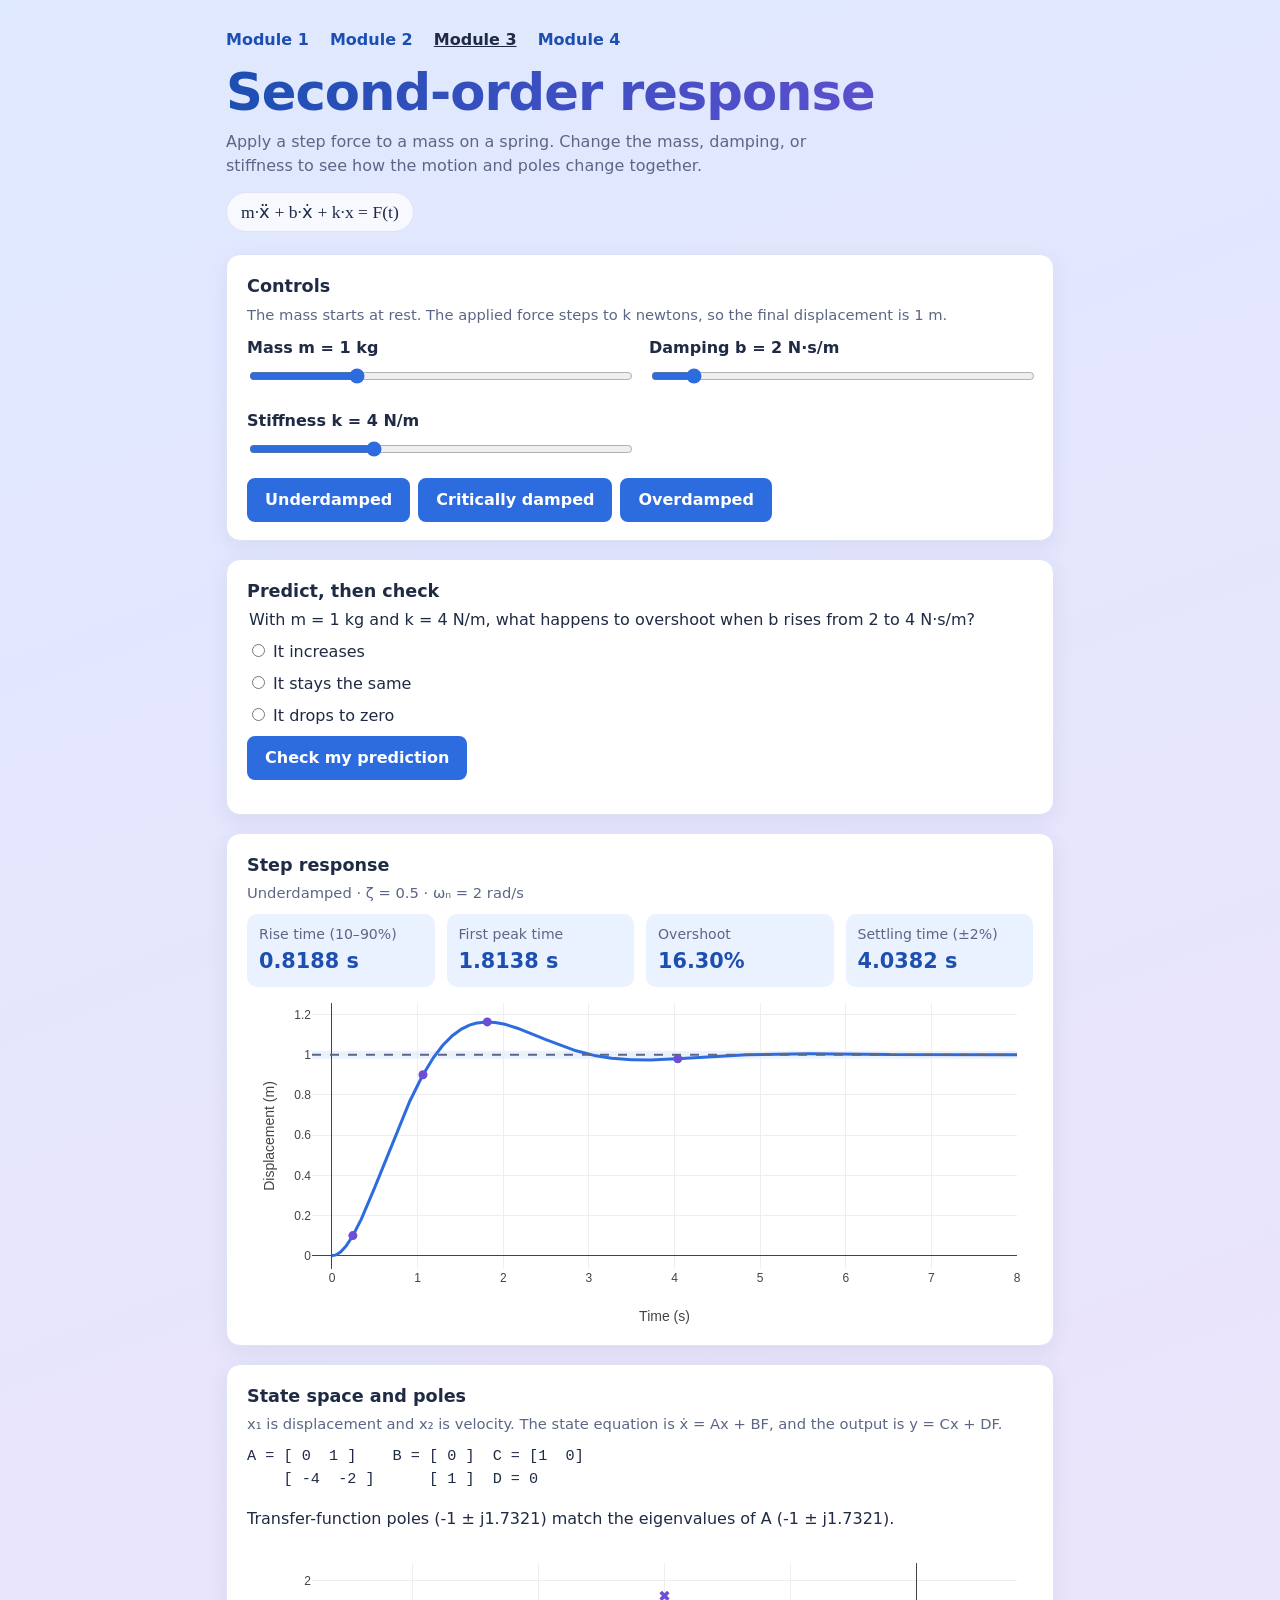
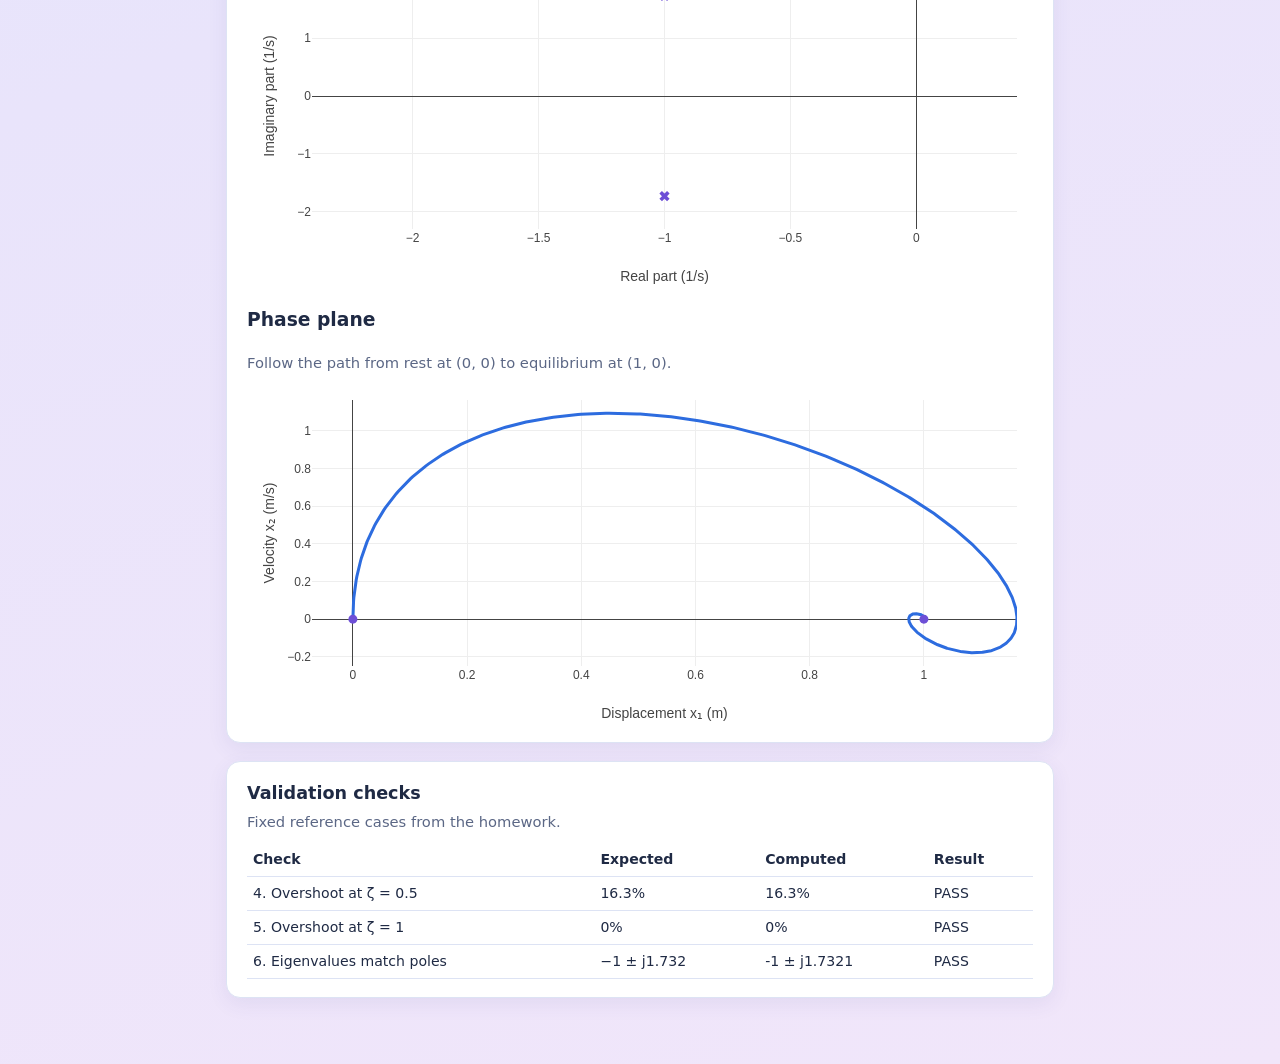
<file: module3.html>
<!DOCTYPE html>
<html lang="en">
<head>
<meta charset="UTF-8">
<meta name="viewport" content="width=device-width, initial-scale=1">
<title>Module 3 - Second-order response</title>
<script src="https://cdn.plot.ly/plotly-2.35.2.min.js"></script>
<script defer src="sensor-response.js"></script>
<script defer src="response-plot.js"></script>
<script defer src="module3-response.js"></script>
<style>
  :root {
    --ink: #1f2a44; --muted: #5b6785; --blue: #2d6cdf; --blue-deep: #1d4fb3;
    --violet: #6d4fd6; --card: #ffffff; --line: #dde3f4; --tint: #eaf1ff;
  }
  * { box-sizing: border-box; }
  html { background: #e9e4fb; }
  body {
    margin: 0;
    font-family: "Segoe UI", system-ui, -apple-system, Roboto, Arial, sans-serif;
    color: var(--ink); line-height: 1.5; min-height: 100vh;
    background: linear-gradient(160deg, #dfe9ff 0%, #e9e4fb 55%, #f1e6fa 100%);
  }
  .page { max-width: 860px; margin: 0 auto; padding: 28px 16px 48px; }
  .nav a { color: var(--blue-deep); font-weight: 600; text-decoration: none; margin-right: 16px; }
  .nav a:hover { text-decoration: underline; }
  .nav a.current { color: var(--ink); text-decoration: underline; }

  .hero { margin: 14px 0 22px; }
  .hero h1 {
    margin: 0 0 10px; font-size: clamp(2rem, 6.5vw, 3.2rem); line-height: 1.05;
    letter-spacing: -0.02em; font-weight: 800;
    background: linear-gradient(90deg, var(--blue-deep), var(--violet));
    -webkit-background-clip: text; background-clip: text; color: transparent;
  }
  .hero p { margin: 0; color: var(--muted); max-width: 60ch; }
  .model {
    display: inline-block; margin-top: 14px; padding: 6px 14px; border-radius: 999px;
    background: rgba(255,255,255,0.75); border: 1px solid var(--line);
    font-family: "Cambria Math", "STIX Two Math", Georgia, serif; font-size: 1.1rem;
  }

  .card {
    background: var(--card); border: 1px solid var(--line); border-radius: 14px;
    padding: 18px 20px; margin: 0 0 18px; box-shadow: 0 6px 20px rgba(60,70,140,0.08);
  }
  .card h2 { margin: 0 0 4px; font-size: 1.1rem; }
  .hint { margin: 0 0 10px; color: var(--muted); font-size: 0.92rem; }

  .controls { display: grid; grid-template-columns: 1fr 1fr; gap: 18px; }
  .control label { display: block; font-weight: 600; margin-bottom: 6px; }
  .control input[type=range] { width: 100%; accent-color: var(--blue); }
  :focus-visible { outline: 3px solid #9db8f2; outline-offset: 2px; }

  .metrics { display: grid; grid-template-columns: repeat(auto-fit, minmax(150px, 1fr)); gap: 12px; }
  .metric { background: var(--tint); border-radius: 10px; padding: 10px 12px; }
  .metric .name { color: var(--muted); font-size: 0.88rem; }
  .metric .value { color: var(--blue-deep); font-size: 1.3rem; font-weight: 700; overflow-wrap: anywhere; }

  .plot { width: 100%; height: 340px; }
  button {
    font: inherit; font-weight: 600; padding: 8px 16px; border-radius: 8px;
    border: 2px solid var(--blue); background: var(--blue); color: #fff; cursor: pointer;
  }
  button:hover { background: var(--blue-deep); border-color: var(--blue-deep); }
  @media (max-width: 640px) {
    .page { padding: 18px 12px 36px; }
    .card { padding: 14px; }
    .controls { grid-template-columns: 1fr; gap: 14px; }
    .plot { height: 300px; }
  }
  .presets { display: flex; flex-wrap: wrap; gap: 8px; margin-top: 14px; }
  .matrices { display: flex; flex-wrap: wrap; gap: 18px; align-items: center; }
  .matrices pre { margin: 0; font-size: 0.95rem; }
  fieldset { border: 0; padding: 0; margin: 0; }
  fieldset label { display: block; margin: 8px 0; }
  table { border-collapse: collapse; width: 100%; font-size: 0.88rem; }
  th, td { padding: 6px; border-bottom: 1px solid var(--line); text-align: left; }
  #prediction-result { margin-bottom: 0; }
</style>
</head>
<body>
<main class="page">
  <nav class="nav" aria-label="Toolkit modules">
    <a href="index.html">Module 1</a>
    <a href="module2.html">Module 2</a>
    <a href="module3.html" class="current" aria-current="page">Module 3</a>
    <a href="module4.html">Module 4</a>
  </nav>

  <header class="hero">
    <h1>Second-order response</h1>
    <p>Apply a step force to a mass on a spring. Change the mass, damping, or stiffness to see how the motion and poles change together.</p>
    <div class="model">m·ẍ + b·ẋ + k·x = F(t)</div>
  </header>

  <section class="card">
    <h2>Controls</h2>
    <p class="hint">The mass starts at rest. The applied force steps to k newtons, so the final displacement is 1 m.</p>
    <div class="controls">
      <div class="control">
        <label for="mass">Mass m = <output id="mass-value">1</output> kg</label>
        <input id="mass" type="range" min="0.25" max="3" step="0.05" value="1">
      </div>
      <div class="control">
        <label for="damping">Damping b = <output id="damping-value">2</output> N·s/m</label>
        <input id="damping" type="range" min="0.1" max="20" step="0.1" value="2">
      </div>
      <div class="control">
        <label for="stiffness">Stiffness k = <output id="stiffness-value">4</output> N/m</label>
        <input id="stiffness" type="range" min="0.25" max="12" step="0.05" value="4">
      </div>
    </div>
    <div class="presets" aria-label="Damping examples">
      <button type="button" data-damping="2">Underdamped</button>
      <button type="button" data-damping="4">Critically damped</button>
      <button type="button" data-damping="8">Overdamped</button>
    </div>
  </section>

  <section class="card">
    <h2>Predict, then check</h2>
    <form id="prediction">
      <fieldset>
        <legend>With m = 1 kg and k = 4 N/m, what happens to overshoot when b rises from 2 to 4 N·s/m?</legend>
        <label><input type="radio" name="answer" value="increases" required> It increases</label>
        <label><input type="radio" name="answer" value="same"> It stays the same</label>
        <label><input type="radio" name="answer" value="zero"> It drops to zero</label>
      </fieldset>
      <button>Check my prediction</button>
      <p id="prediction-result" role="status"></p>
    </form>
  </section>

  <section class="card">
    <h2>Step response</h2>
    <p id="regime" class="hint"></p>
    <div class="metrics">
      <div class="metric"><div class="name">Rise time (10–90%)</div><div class="value" id="rise"></div></div>
      <div class="metric"><div class="name">First peak time</div><div class="value" id="peak"></div></div>
      <div class="metric"><div class="name">Overshoot</div><div class="value" id="overshoot"></div></div>
      <div class="metric"><div class="name">Settling time (±2%)</div><div class="value" id="settling"></div></div>
    </div>
    <div id="step-plot" class="plot"></div>
  </section>

  <section class="card">
    <h2>State space and poles</h2>
    <p class="hint">x₁ is displacement and x₂ is velocity. The state equation is ẋ = Ax + BF, and the output is y = Cx + DF.</p>
    <div class="matrices">
      <pre id="matrix-a"></pre>
      <pre id="matrix-b"></pre>
      <pre>C = [1  0]
D = 0</pre>
    </div>
    <p id="eigenvalues"></p>
    <div id="pole-plot" class="plot"></div>
    <h3>Phase plane</h3>
    <p class="hint">Follow the path from rest at (0, 0) to equilibrium at (1, 0).</p>
    <div id="phase-plot" class="plot"></div>
  </section>

  <section class="card">
    <h2>Validation checks</h2>
    <p class="hint">Fixed reference cases from the homework.</p>
    <table>
      <thead><tr><th scope="col">Check</th><th scope="col">Expected</th><th scope="col">Computed</th><th scope="col">Result</th></tr></thead>
      <tbody id="validation"></tbody>
    </table>
  </section>
</main>
</body>
</html>
</file>
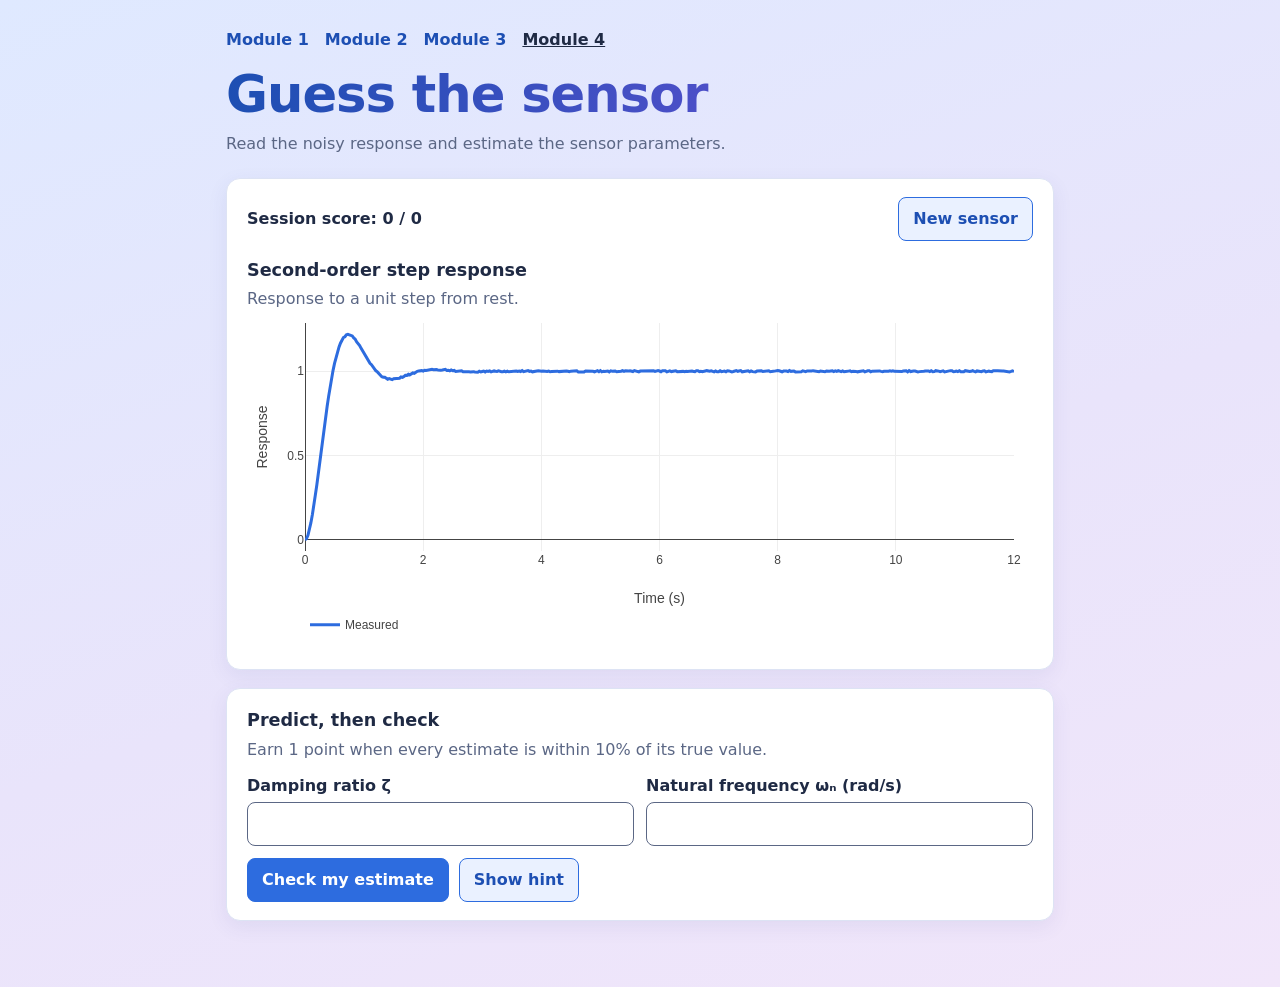
<file: module4.html>
<!DOCTYPE html>
<html lang="en">
<head>
<meta charset="UTF-8">
<meta name="viewport" content="width=device-width, initial-scale=1">
<title>Module 4 - Guess the sensor</title>
<script defer src="https://cdn.plot.ly/plotly-2.35.2.min.js"></script>
<script defer src="sensor-response.js"></script>
<script defer src="response-plot.js"></script>
<script defer src="module4-challenge.js"></script>
<style>
  :root {
    --ink: #1f2a44; --muted: #5b6785; --blue: #2d6cdf; --blue-deep: #1d4fb3;
    --violet: #6d4fd6; --line: #dde3f4; --tint: #eaf1ff;
  }
  * { box-sizing: border-box; }
  html { background: #e9e4fb; }
  body {
    margin: 0; color: var(--ink); min-height: 100vh;
    font: 1rem/1.5 "Segoe UI", system-ui, -apple-system, Roboto, Arial, sans-serif;
    background: linear-gradient(160deg, #dfe9ff 0%, #e9e4fb 55%, #f1e6fa 100%);
  }
  main { max-width: 860px; margin: auto; padding: 28px 16px 48px; }
  nav { display: flex; flex-wrap: wrap; gap: 8px 16px; }
  nav a { color: var(--blue-deep); font-weight: 600; text-decoration: none; }
  nav a:hover, nav a[aria-current] { text-decoration: underline; }
  nav a[aria-current] { color: var(--ink); }
  header { margin: 16px 0 22px; }
  h1 {
    margin: 0 0 10px; font-size: clamp(2rem, 6.5vw, 3.2rem); line-height: 1.05;
    letter-spacing: -0.02em; font-weight: 800;
    background: linear-gradient(90deg, var(--blue-deep), var(--violet));
    background-clip: text; color: transparent;
  }
  p { margin: 0; }
  header p, .hint { color: var(--muted); }
  .card {
    background: white; border: 1px solid var(--line); border-radius: 14px;
    padding: 18px 20px; margin-bottom: 18px; box-shadow: 0 6px 20px rgba(60,70,140,0.08);
  }
  h2 { margin: 0 0 4px; font-size: 1.1rem; }
  .toolbar, .actions { display: flex; flex-wrap: wrap; align-items: center; gap: 10px; }
  .toolbar { justify-content: space-between; margin-bottom: 16px; }
  #response-plot { width: 100%; height: 340px; }
  .estimates { display: grid; grid-template-columns: repeat(2, minmax(0, 1fr)); gap: 12px; margin: 12px 0; }
  label { display: block; font-weight: 600; margin-bottom: 4px; }
  input, button { font: inherit; border-radius: 8px; min-height: 44px; }
  input { width: 100%; padding: 8px 10px; border: 1px solid var(--muted); color: var(--ink); }
  button { padding: 8px 14px; border: 1px solid var(--blue); background: var(--blue); color: white; font-weight: 600; cursor: pointer; }
  button:not(:disabled):hover { background: var(--blue-deep); color: white; }
  button.secondary { background: var(--tint); color: var(--blue-deep); }
  button:disabled { opacity: 0.65; cursor: default; }
  :focus-visible { outline: 3px solid #9db8f2; outline-offset: 2px; }
  #hint, #result:not(:empty) { background: var(--tint); padding: 10px 12px; border-radius: 8px; margin-top: 12px; }
  #result ul { margin: 6px 0 0; padding-left: 22px; }
  @media (max-width: 540px) {
    main { padding: 18px 12px 36px; }
    .card { padding: 14px; }
    .estimates { grid-template-columns: 1fr; }
    #response-plot { height: 300px; }
  }
</style>
</head>
<body>
<main>
  <nav aria-label="Toolkit modules">
    <a href="index.html">Module 1</a>
    <a href="module2.html">Module 2</a>
    <a href="module3.html">Module 3</a>
    <a href="module4.html" aria-current="page">Module 4</a>
  </nav>
  <header>
    <h1>Guess the sensor</h1>
    <p>Read the noisy response and estimate the sensor parameters.</p>
  </header>

  <section class="card" aria-labelledby="round-title">
    <div class="toolbar">
      <strong id="score">Session score: 0 / 0</strong>
      <button id="new-sensor" type="button" class="secondary">New sensor</button>
    </div>
    <h2 id="round-title" aria-live="polite"></h2>
    <p id="input-description" class="hint"></p>
    <div id="response-plot"></div>
  </section>

  <section class="card">
    <h2>Predict, then check</h2>
    <p class="hint">Earn 1 point when every estimate is within 10% of its true value.</p>
    <form id="guess">
      <div class="estimates">
        <div id="tau-field">
          <label for="tau">Time constant τ (s)</label>
          <input id="tau" type="number" min="0" step="any" inputmode="decimal" required>
        </div>
        <div id="zeta-field" hidden>
          <label for="zeta">Damping ratio ζ</label>
          <input id="zeta" type="number" min="0" step="any" inputmode="decimal" required disabled>
        </div>
        <div id="omega-field" hidden>
          <label for="omega">Natural frequency ωₙ (rad/s)</label>
          <input id="omega" type="number" min="0" step="any" inputmode="decimal" required disabled>
        </div>
      </div>
      <div class="actions">
        <button id="check-guess" type="submit">Check my estimate</button>
        <button id="show-hint" type="button" class="secondary" aria-controls="hint" aria-expanded="false">Show hint</button>
      </div>
      <p id="hint" hidden></p>
    </form>
    <div id="result" role="status"></div>
  </section>
</main>
</body>
</html>
</file>
<file: control.css>
* {
  box-sizing: border-box;
}
body {
  margin: 0;
  background: #f2f5f4;
  color: #183a32;
  font:
    16px/1.5 system-ui,
    sans-serif;
}
header {
  background: #163e36;
  color: white;
}
main,
header div {
  max-width: 1180px;
  margin: auto;
  padding: 22px;
}
header div,
nav,
#metrics {
  display: flex;
  align-items: center;
  gap: 12px;
  flex-wrap: wrap;
}
header div {
  justify-content: space-between;
}
header a {
  color: white;
}
header span,
small {
  font-size: 0.82rem;
}
h1 {
  font-size: clamp(2.4rem, 6vw, 4rem);
  letter-spacing: -0.06em;
  margin: 12px 0;
}
h2 {
  margin: 28px 0 0;
}
h3 {
  margin: 0 0 12px;
}
nav a,
button {
  padding: 8px 12px;
  border-radius: 6px;
  text-decoration: none;
  font-weight: 650;
}
nav a {
  background: #e1e9e5;
  color: #183a32;
}
nav a[aria-current],
button {
  background: #16604e;
  color: white;
}
button {
  border: 0;
  cursor: pointer;
  margin: 6px 0;
}
.grid {
  display: grid;
  grid-template-columns: minmax(220px, 1fr) minmax(0, 2fr);
  gap: 16px;
}
section {
  background: white;
  border: 1px solid #d5dfda;
  border-radius: 12px;
  padding: 20px;
  margin-bottom: 16px;
  min-width: 0;
}
label {
  display: block;
  font-weight: 550;
  margin-top: 10px;
}
input,
select,
textarea {
  display: block;
  width: 100%;
  font: inherit;
  accent-color: #16604e;
}
input:not([type="range"]),
select,
textarea {
  padding: 7px;
  border: 1px solid #a4b8af;
  border-radius: 5px;
}
input[type="checkbox"] {
  width: auto;
  display: inline;
}
output {
  float: right;
  font-variant-numeric: tabular-nums;
}
canvas {
  display: block;
  width: 100%;
  height: 190px;
}
#effort {
  height: 145px;
}
.legend {
  font-size: 0.8rem;
  color: #12654f;
}
.legend b {
  color: #696879;
}
.legend em {
  color: #b35115;
  font-style: normal;
}
#diagram {
  padding: 10px;
  background: #eef4f0;
  font-size: 0.9rem;
}
#metrics div {
  min-width: 130px;
  flex: 1;
}
#metrics strong {
  display: block;
  font-size: 1.35rem;
}
pre {
  overflow: auto;
  background: #102e29;
  color: #ebfaf3;
  padding: 14px;
}
small {
  display: block;
  margin-top: 10px;
}
form {
  display: grid;
  grid-template-columns: 1fr 1fr;
  gap: 8px;
}
a:focus-visible,
button:focus-visible {
  outline: 3px solid #d08b31;
}
@media (max-width: 720px) {
  .grid,
  form {
    grid-template-columns: 1fr;
  }
  main,
  header div {
    padding: 14px;
  }
  section {
    padding: 14px;
  }
  nav {
    gap: 5px;
  }
  nav a {
    font-size: 0.83rem;
  }
}
</file>
